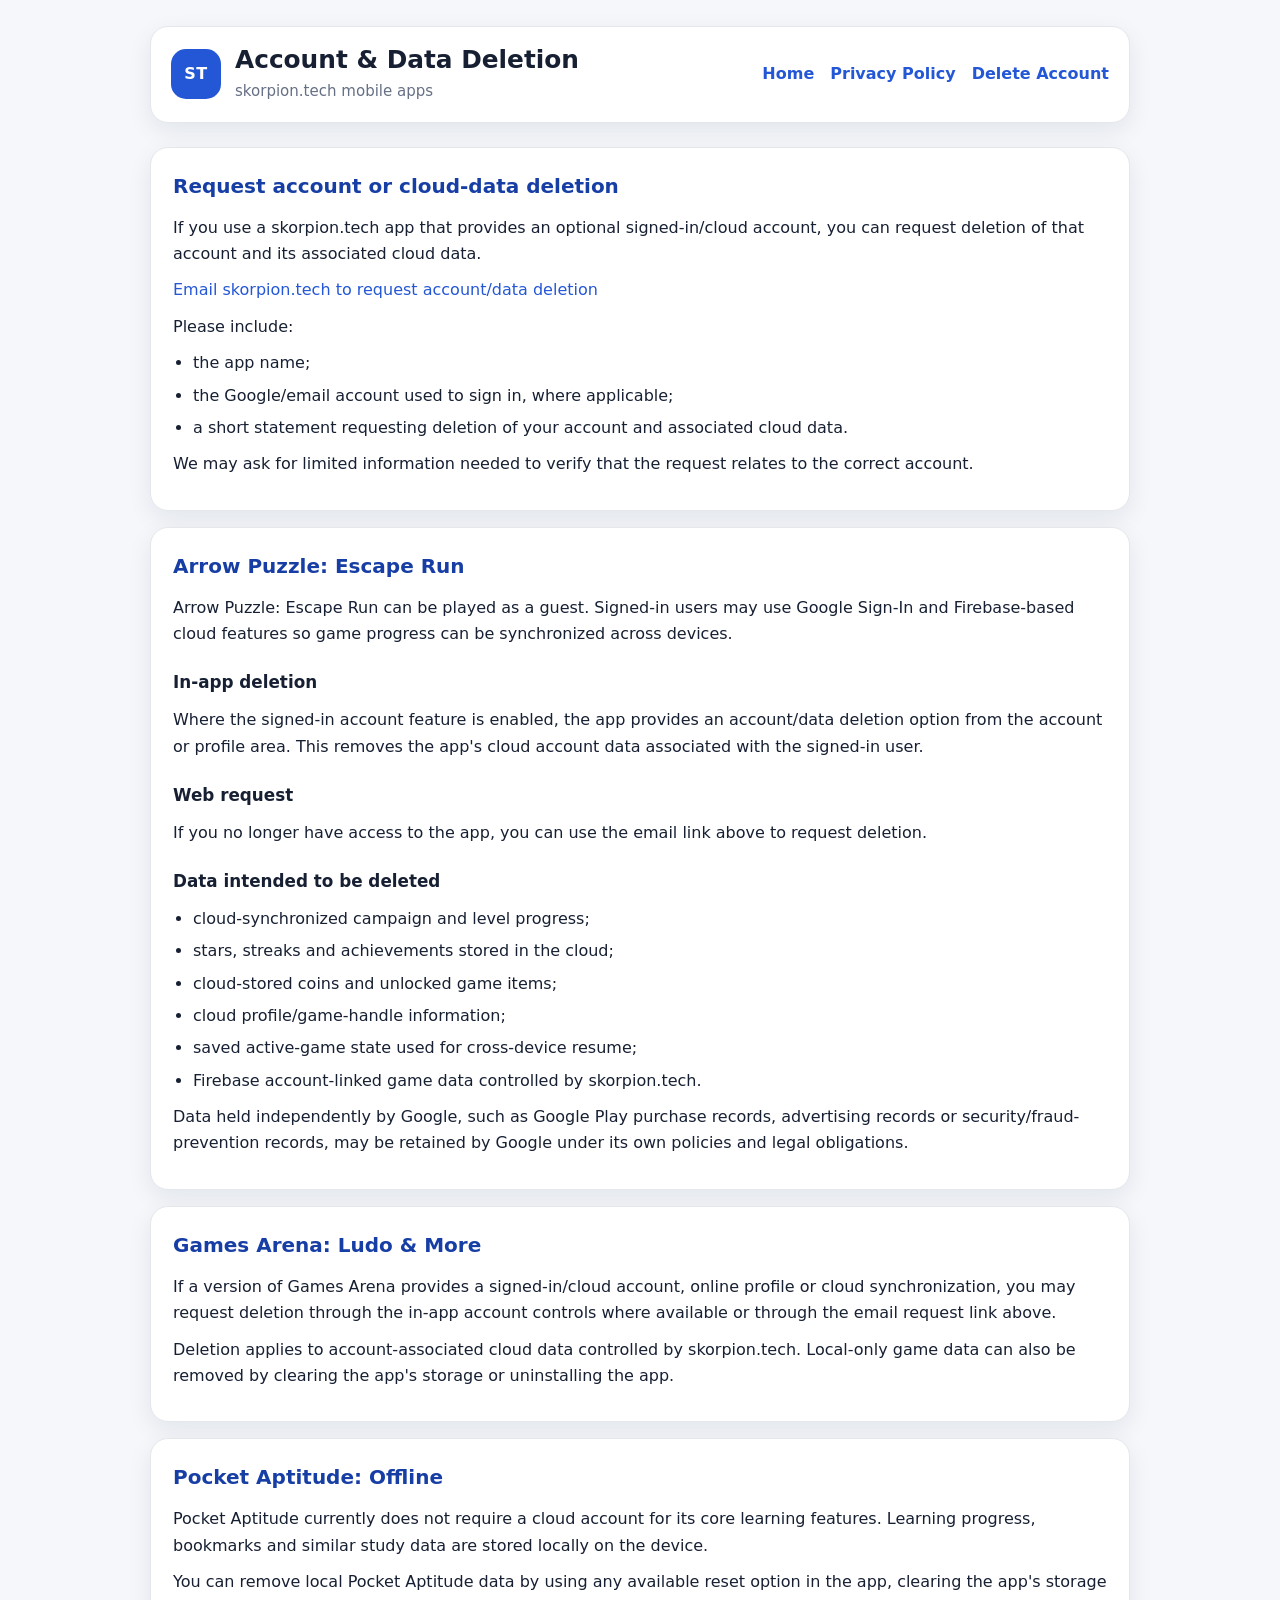
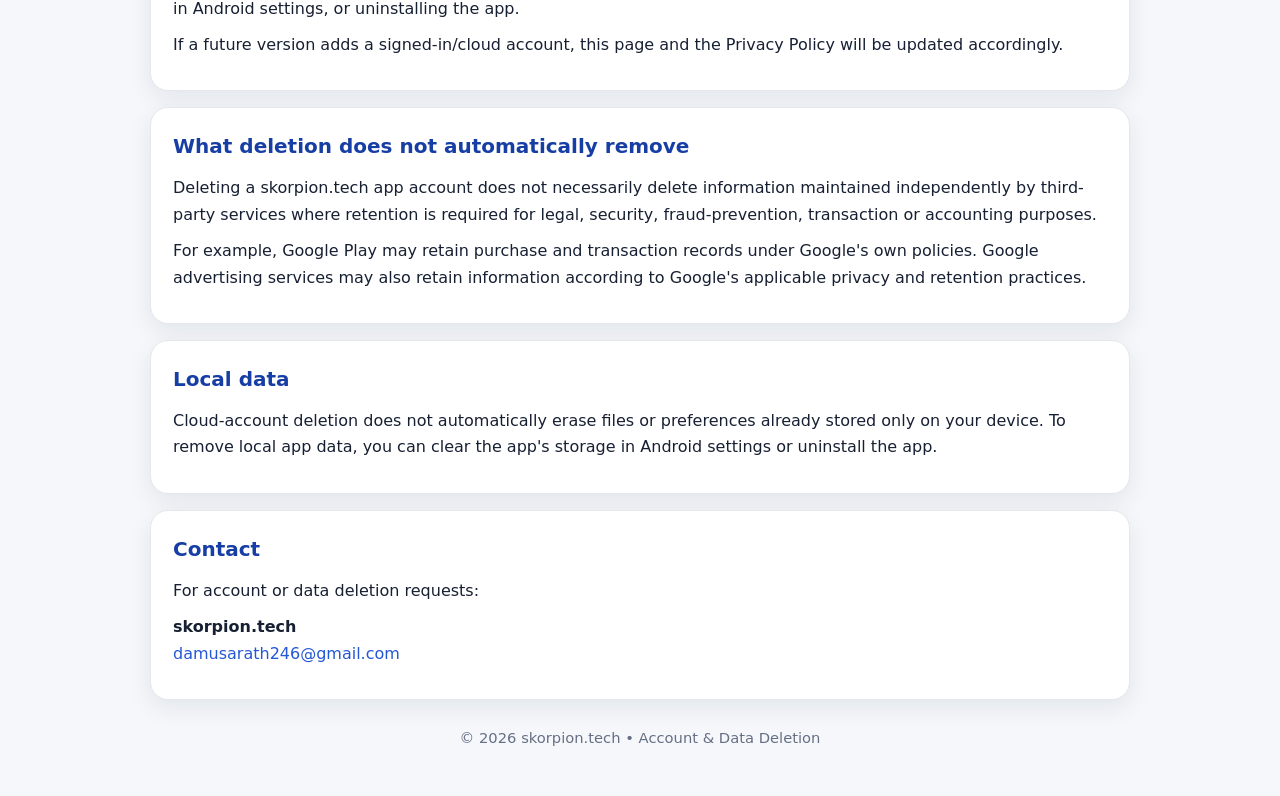
<file: delete-account.html>
<!doctype html>
<html lang="en">
<head>
  <meta charset="utf-8">
  <meta name="viewport" content="width=device-width,initial-scale=1">
  <meta name="description" content="Account and cloud-data deletion information for skorpion.tech mobile apps.">
  <title>Account & Data Deletion — skorpion.tech Apps</title>
  <link rel="stylesheet" href="styles.css">
</head>
<body>
<div class="wrap">
  <header>
    <div class="brand">
      <div class="logo">ST</div>
      <div>
        <h1>Account &amp; Data Deletion</h1>
        <p>skorpion.tech mobile apps</p>
      </div>
    </div>
    <nav>
      <a href="index.html">Home</a>
      <a href="privacy.html">Privacy Policy</a>
      <a href="delete-account.html">Delete Account</a>
    </nav>
  </header>

  <main>
    <section class="card">
      <h2>Request account or cloud-data deletion</h2>
      <p>If you use a skorpion.tech app that provides an optional signed-in/cloud account, you can request deletion of that account and its associated cloud data.</p>
      <p>
        <a href="mailto:damusarath246@gmail.com?subject=Account%20and%20Data%20Deletion%20Request">
          Email skorpion.tech to request account/data deletion
        </a>
      </p>
      <p>Please include:</p>
      <ul>
        <li>the app name;</li>
        <li>the Google/email account used to sign in, where applicable;</li>
        <li>a short statement requesting deletion of your account and associated cloud data.</li>
      </ul>
      <p>We may ask for limited information needed to verify that the request relates to the correct account.</p>
    </section>

    <section class="card">
      <h2>Arrow Puzzle: Escape Run</h2>
      <p>Arrow Puzzle: Escape Run can be played as a guest. Signed-in users may use Google Sign-In and Firebase-based cloud features so game progress can be synchronized across devices.</p>

      <h3>In-app deletion</h3>
      <p>Where the signed-in account feature is enabled, the app provides an account/data deletion option from the account or profile area. This removes the app's cloud account data associated with the signed-in user.</p>

      <h3>Web request</h3>
      <p>If you no longer have access to the app, you can use the email link above to request deletion.</p>

      <h3>Data intended to be deleted</h3>
      <ul>
        <li>cloud-synchronized campaign and level progress;</li>
        <li>stars, streaks and achievements stored in the cloud;</li>
        <li>cloud-stored coins and unlocked game items;</li>
        <li>cloud profile/game-handle information;</li>
        <li>saved active-game state used for cross-device resume;</li>
        <li>Firebase account-linked game data controlled by skorpion.tech.</li>
      </ul>

      <p>Data held independently by Google, such as Google Play purchase records, advertising records or security/fraud-prevention records, may be retained by Google under its own policies and legal obligations.</p>
    </section>

    <section class="card">
      <h2>Games Arena: Ludo &amp; More</h2>
      <p>If a version of Games Arena provides a signed-in/cloud account, online profile or cloud synchronization, you may request deletion through the in-app account controls where available or through the email request link above.</p>
      <p>Deletion applies to account-associated cloud data controlled by skorpion.tech. Local-only game data can also be removed by clearing the app's storage or uninstalling the app.</p>
    </section>

    <section class="card">
      <h2>Pocket Aptitude: Offline</h2>
      <p>Pocket Aptitude currently does not require a cloud account for its core learning features. Learning progress, bookmarks and similar study data are stored locally on the device.</p>
      <p>You can remove local Pocket Aptitude data by using any available reset option in the app, clearing the app's storage in Android settings, or uninstalling the app.</p>
      <p>If a future version adds a signed-in/cloud account, this page and the Privacy Policy will be updated accordingly.</p>
    </section>

    <section class="card">
      <h2>What deletion does not automatically remove</h2>
      <p>Deleting a skorpion.tech app account does not necessarily delete information maintained independently by third-party services where retention is required for legal, security, fraud-prevention, transaction or accounting purposes.</p>
      <p>For example, Google Play may retain purchase and transaction records under Google's own policies. Google advertising services may also retain information according to Google's applicable privacy and retention practices.</p>
    </section>

    <section class="card">
      <h2>Local data</h2>
      <p>Cloud-account deletion does not automatically erase files or preferences already stored only on your device. To remove local app data, you can clear the app's storage in Android settings or uninstall the app.</p>
    </section>

    <section class="card">
      <h2>Contact</h2>
      <p>For account or data deletion requests:</p>
      <p><strong>skorpion.tech</strong><br>
      <a href="mailto:damusarath246@gmail.com?subject=Account%20and%20Data%20Deletion%20Request">damusarath246@gmail.com</a></p>
    </section>
  </main>

  <footer>© 2026 skorpion.tech • Account &amp; Data Deletion</footer>
</div>
</body>
</html>
</file>
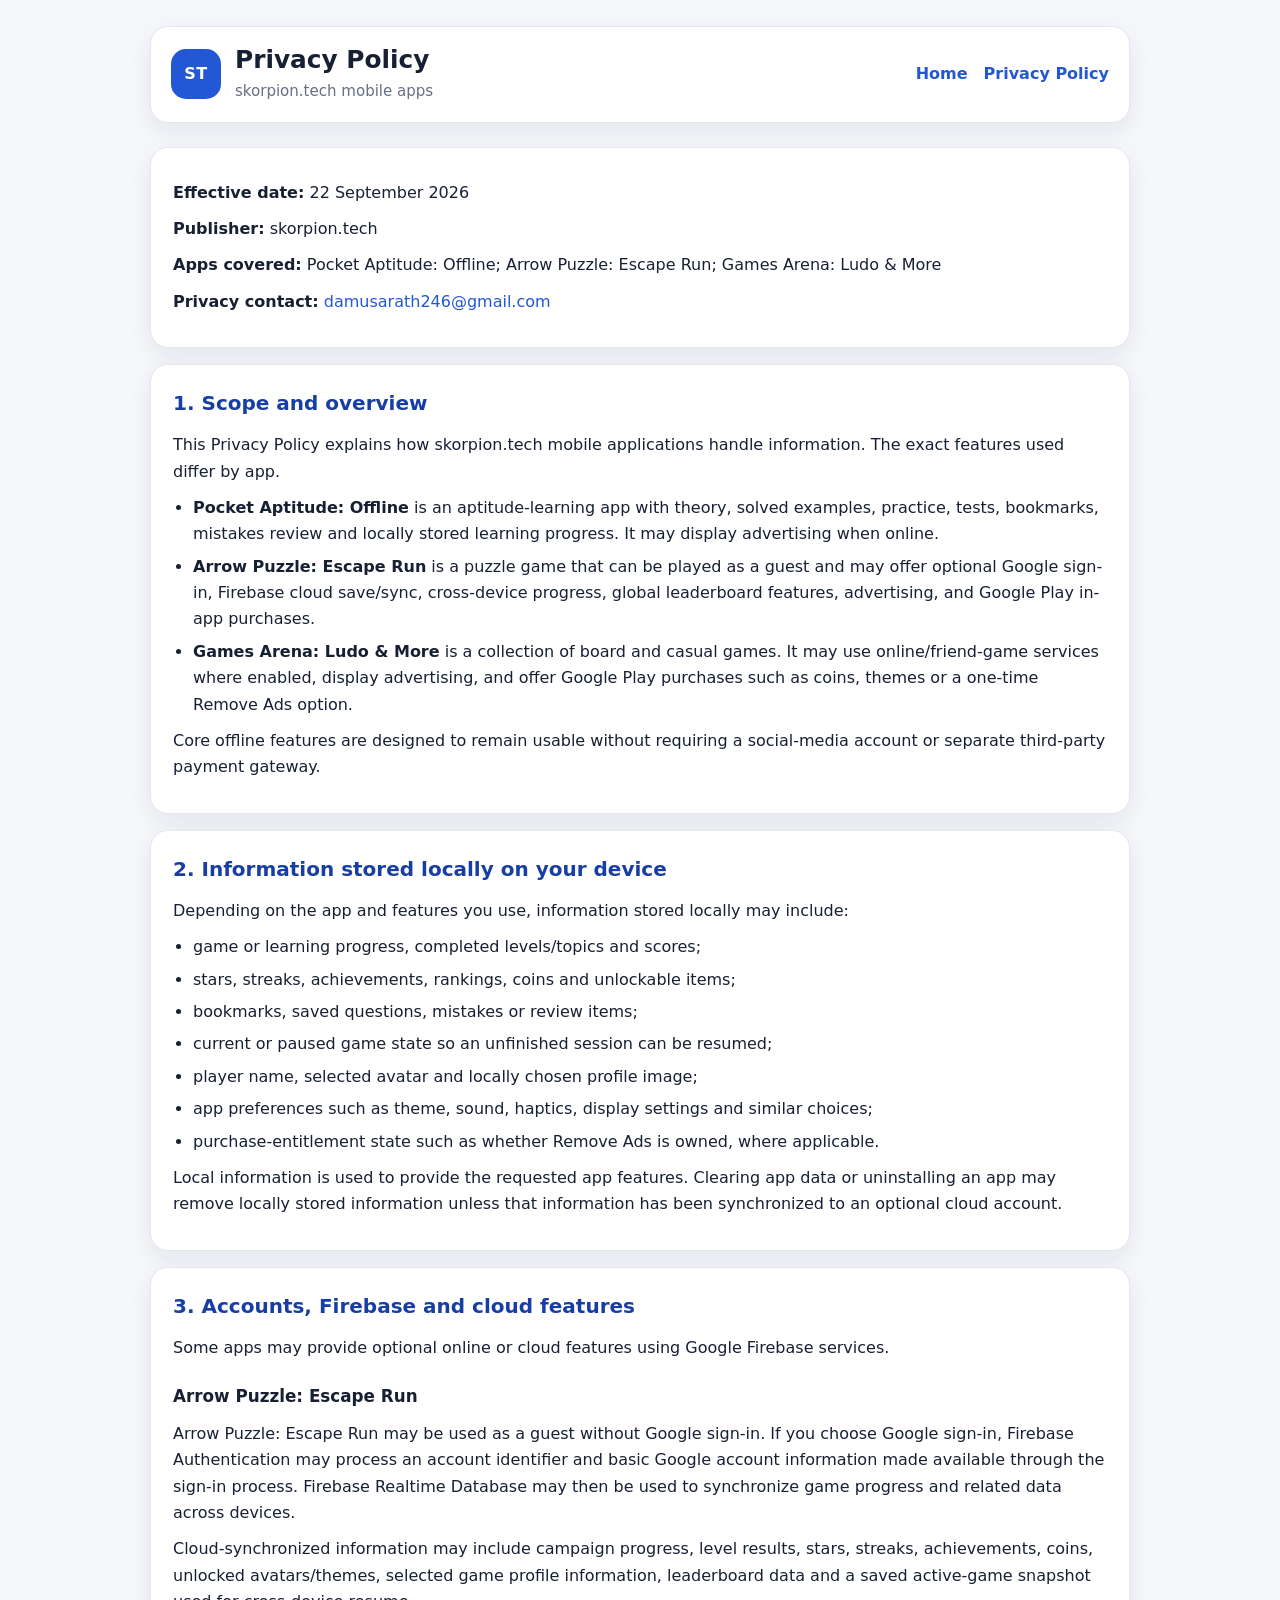
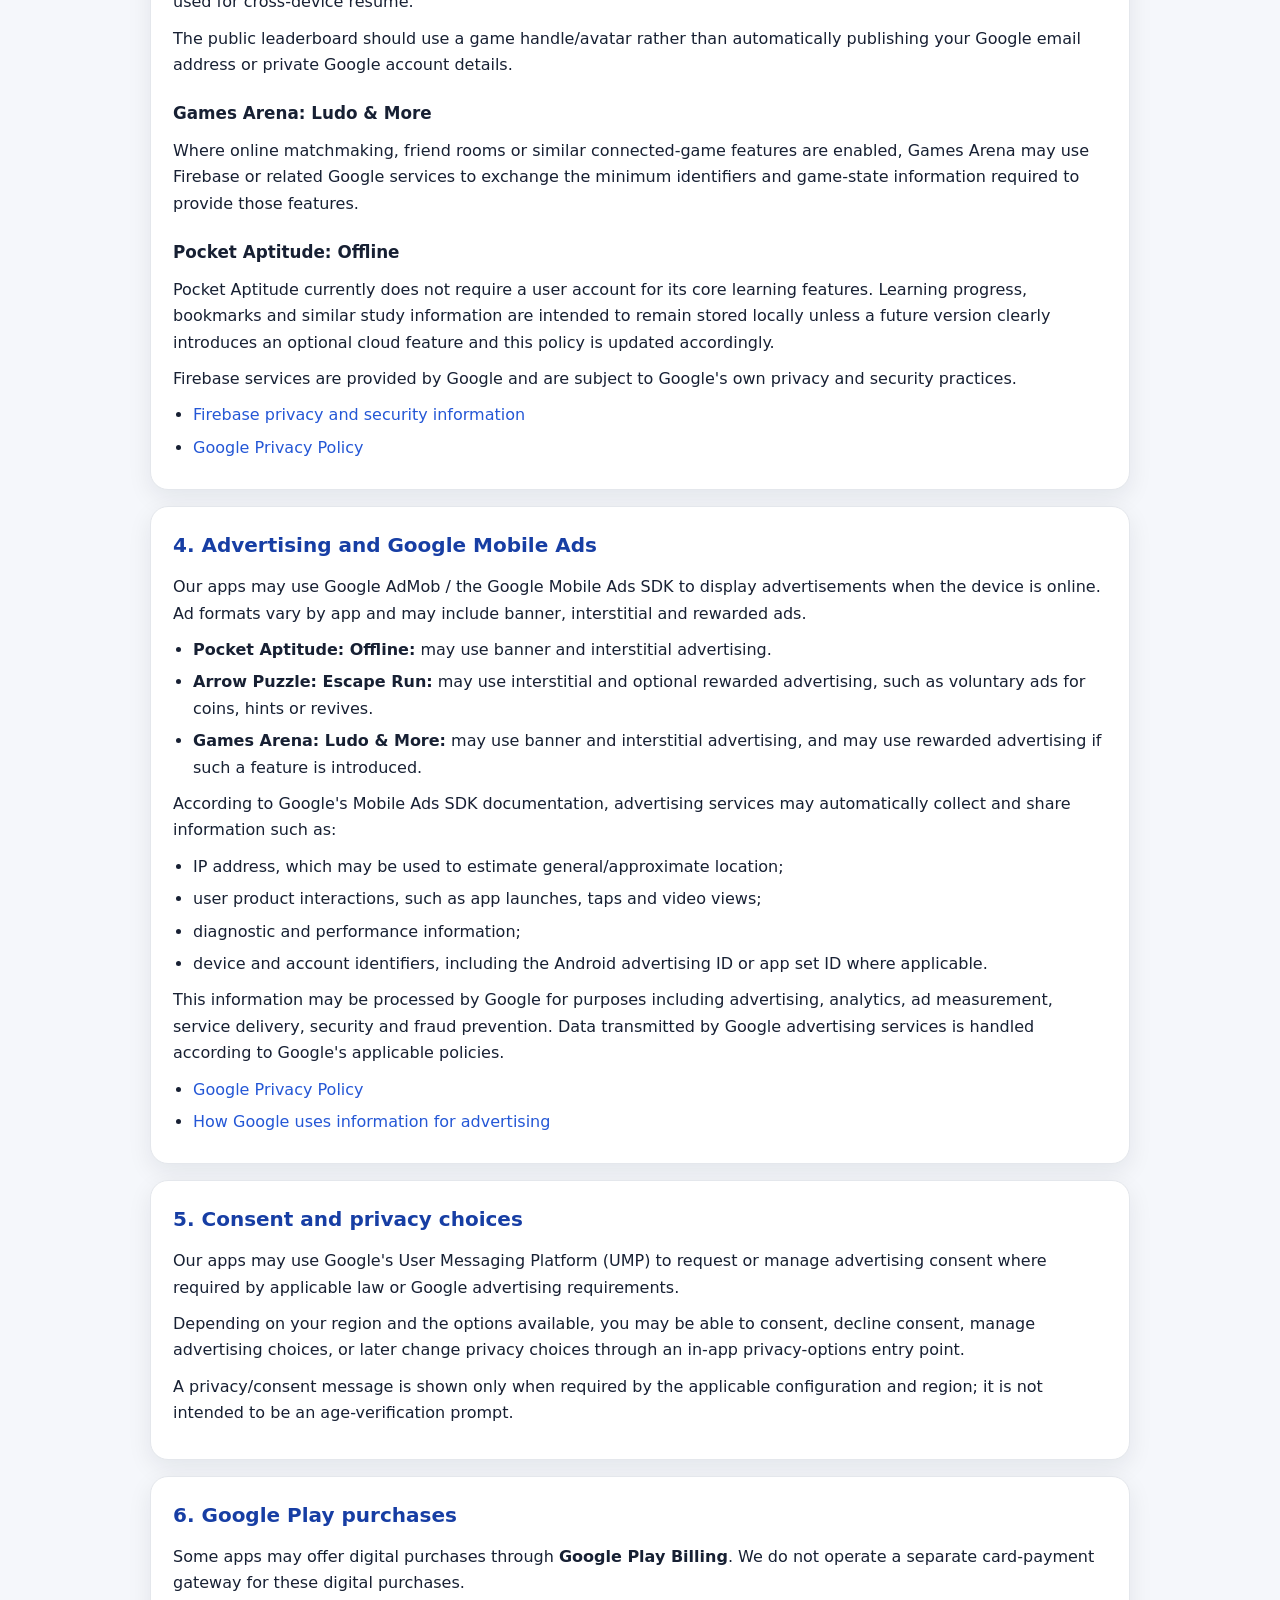
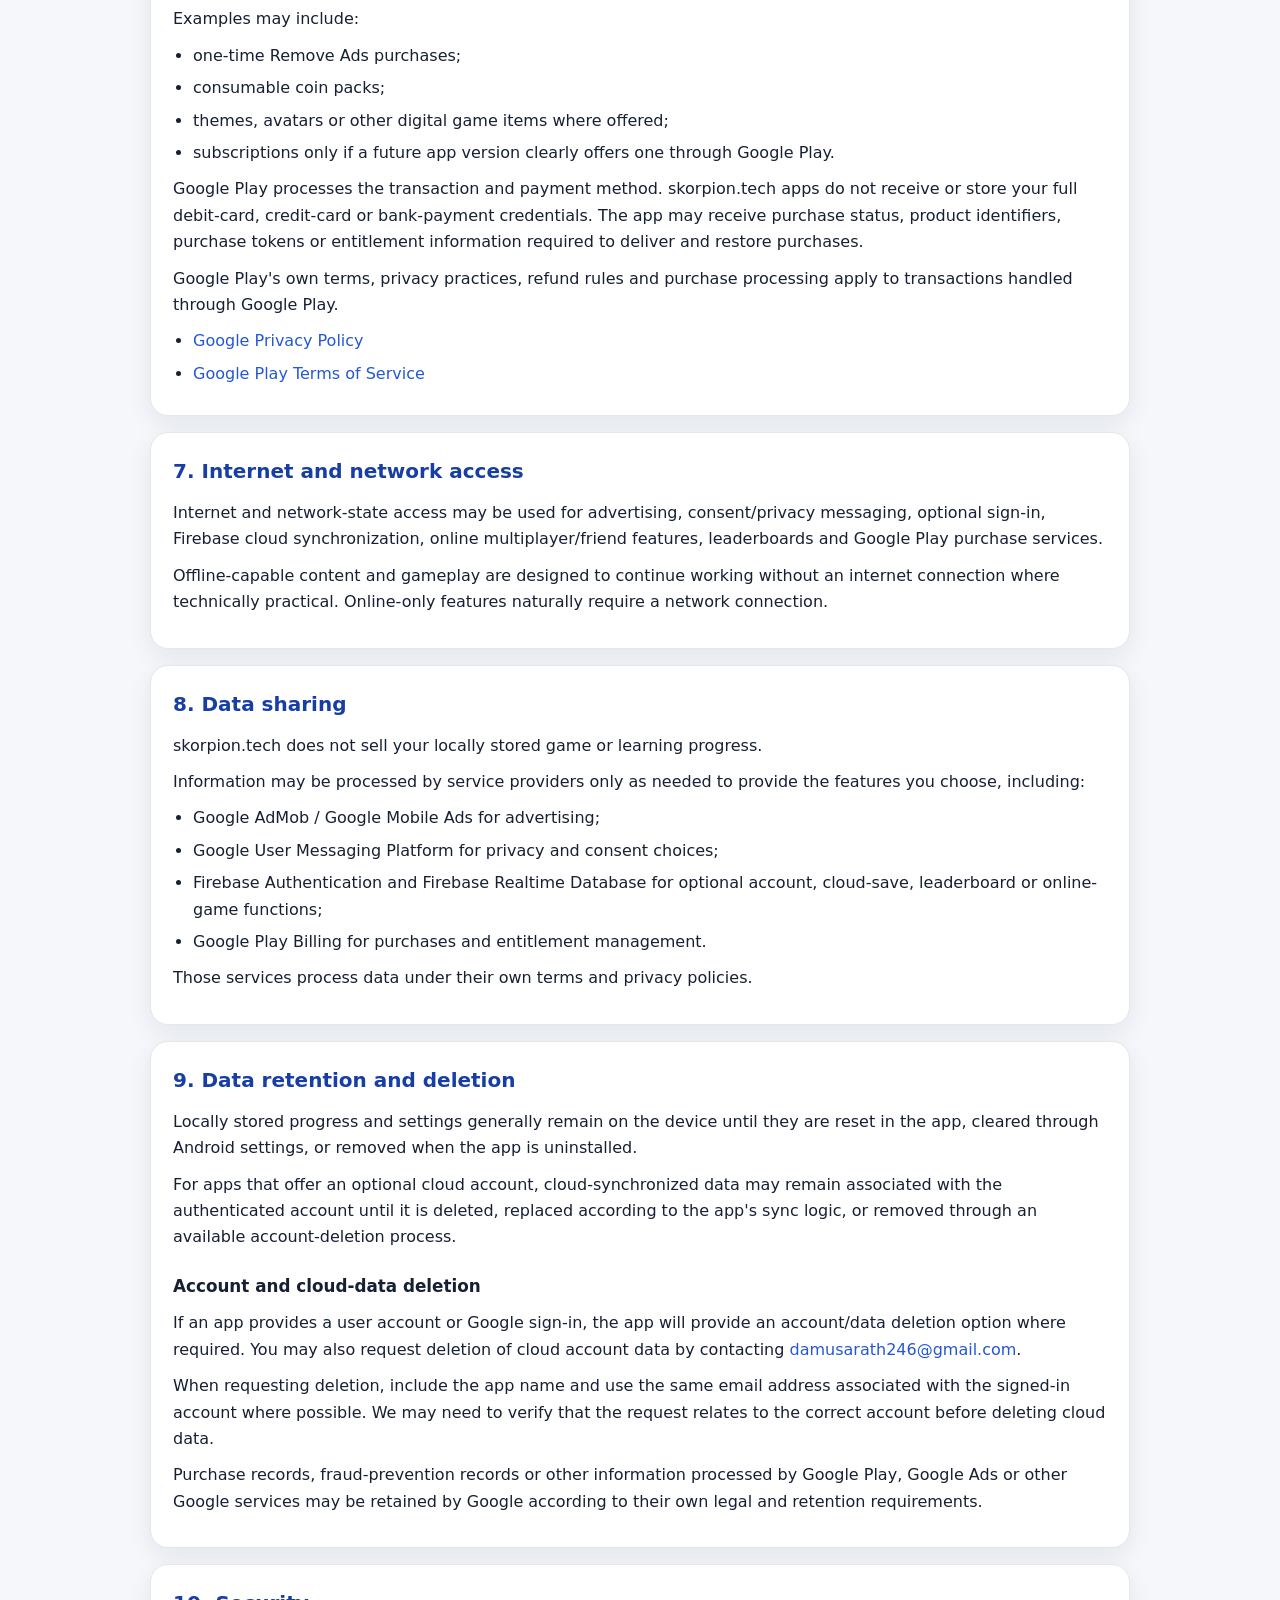
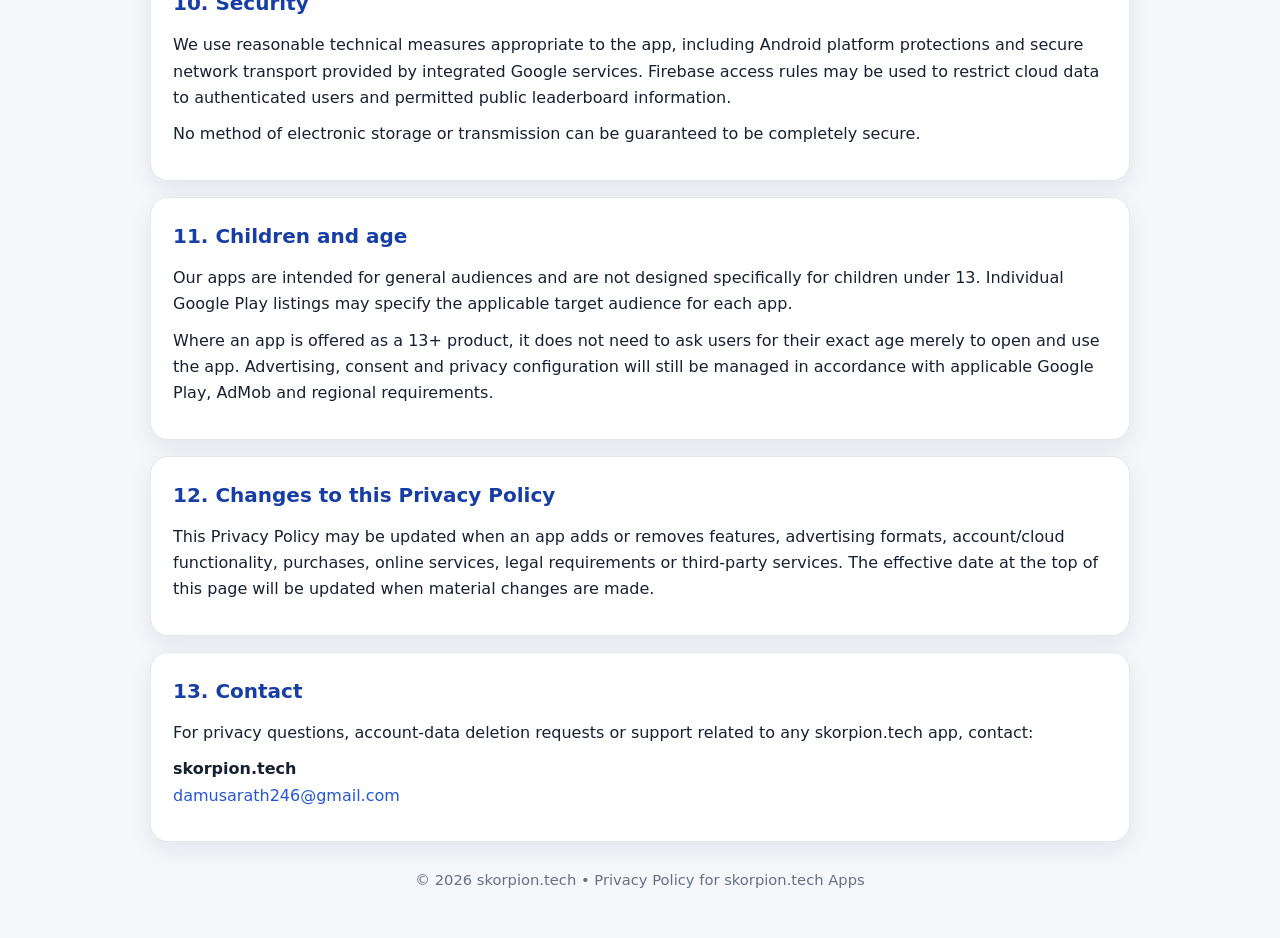
<file: privacy.html>
<!doctype html>
<html lang="en">
<head>
  <meta charset="utf-8">
  <meta name="viewport" content="width=device-width,initial-scale=1">
  <meta name="description" content="Privacy Policy for skorpion.tech mobile apps, including Pocket Aptitude: Offline, Arrow Puzzle: Escape Run, and Games Arena: Ludo & More.">
  <title>Privacy Policy — skorpion.tech Apps</title>
  <link rel="stylesheet" href="styles.css">
</head>
<body>
<div class="wrap">
  <header>
    <div class="brand">
      <div class="logo">ST</div>
      <div><h1>Privacy Policy</h1><p>skorpion.tech mobile apps</p></div>
    </div>
    <nav><a href="index.html">Home</a><a href="privacy.html">Privacy Policy</a></nav>
  </header>

  <main>
    <section class="card">
      <p><strong>Effective date:</strong> 22 September 2026</p>
      <p><strong>Publisher:</strong> skorpion.tech</p>
      <p><strong>Apps covered:</strong> Pocket Aptitude: Offline; Arrow Puzzle: Escape Run; Games Arena: Ludo &amp; More</p>
      <p><strong>Privacy contact:</strong> <a href="mailto:damusarath246@gmail.com">damusarath246@gmail.com</a></p>
    </section>

    <section class="card">
      <h2>1. Scope and overview</h2>
      <p>This Privacy Policy explains how skorpion.tech mobile applications handle information. The exact features used differ by app.</p>
      <ul>
        <li><strong>Pocket Aptitude: Offline</strong> is an aptitude-learning app with theory, solved examples, practice, tests, bookmarks, mistakes review and locally stored learning progress. It may display advertising when online.</li>
        <li><strong>Arrow Puzzle: Escape Run</strong> is a puzzle game that can be played as a guest and may offer optional Google sign-in, Firebase cloud save/sync, cross-device progress, global leaderboard features, advertising, and Google Play in-app purchases.</li>
        <li><strong>Games Arena: Ludo &amp; More</strong> is a collection of board and casual games. It may use online/friend-game services where enabled, display advertising, and offer Google Play purchases such as coins, themes or a one-time Remove Ads option.</li>
      </ul>
      <p>Core offline features are designed to remain usable without requiring a social-media account or separate third-party payment gateway.</p>
    </section>

    <section class="card">
      <h2>2. Information stored locally on your device</h2>
      <p>Depending on the app and features you use, information stored locally may include:</p>
      <ul>
        <li>game or learning progress, completed levels/topics and scores;</li>
        <li>stars, streaks, achievements, rankings, coins and unlockable items;</li>
        <li>bookmarks, saved questions, mistakes or review items;</li>
        <li>current or paused game state so an unfinished session can be resumed;</li>
        <li>player name, selected avatar and locally chosen profile image;</li>
        <li>app preferences such as theme, sound, haptics, display settings and similar choices;</li>
        <li>purchase-entitlement state such as whether Remove Ads is owned, where applicable.</li>
      </ul>
      <p>Local information is used to provide the requested app features. Clearing app data or uninstalling an app may remove locally stored information unless that information has been synchronized to an optional cloud account.</p>
    </section>

    <section class="card">
      <h2>3. Accounts, Firebase and cloud features</h2>
      <p>Some apps may provide optional online or cloud features using Google Firebase services.</p>

      <h3>Arrow Puzzle: Escape Run</h3>
      <p>Arrow Puzzle: Escape Run may be used as a guest without Google sign-in. If you choose Google sign-in, Firebase Authentication may process an account identifier and basic Google account information made available through the sign-in process. Firebase Realtime Database may then be used to synchronize game progress and related data across devices.</p>
      <p>Cloud-synchronized information may include campaign progress, level results, stars, streaks, achievements, coins, unlocked avatars/themes, selected game profile information, leaderboard data and a saved active-game snapshot used for cross-device resume.</p>
      <p>The public leaderboard should use a game handle/avatar rather than automatically publishing your Google email address or private Google account details.</p>

      <h3>Games Arena: Ludo &amp; More</h3>
      <p>Where online matchmaking, friend rooms or similar connected-game features are enabled, Games Arena may use Firebase or related Google services to exchange the minimum identifiers and game-state information required to provide those features.</p>

      <h3>Pocket Aptitude: Offline</h3>
      <p>Pocket Aptitude currently does not require a user account for its core learning features. Learning progress, bookmarks and similar study information are intended to remain stored locally unless a future version clearly introduces an optional cloud feature and this policy is updated accordingly.</p>

      <p>Firebase services are provided by Google and are subject to Google's own privacy and security practices.</p>
      <ul>
        <li><a href="https://firebase.google.com/support/privacy" rel="noopener">Firebase privacy and security information</a></li>
        <li><a href="https://policies.google.com/privacy" rel="noopener">Google Privacy Policy</a></li>
      </ul>
    </section>

    <section class="card">
      <h2>4. Advertising and Google Mobile Ads</h2>
      <p>Our apps may use Google AdMob / the Google Mobile Ads SDK to display advertisements when the device is online. Ad formats vary by app and may include banner, interstitial and rewarded ads.</p>
      <ul>
        <li><strong>Pocket Aptitude: Offline:</strong> may use banner and interstitial advertising.</li>
        <li><strong>Arrow Puzzle: Escape Run:</strong> may use interstitial and optional rewarded advertising, such as voluntary ads for coins, hints or revives.</li>
        <li><strong>Games Arena: Ludo &amp; More:</strong> may use banner and interstitial advertising, and may use rewarded advertising if such a feature is introduced.</li>
      </ul>

      <p>According to Google's Mobile Ads SDK documentation, advertising services may automatically collect and share information such as:</p>
      <ul>
        <li>IP address, which may be used to estimate general/approximate location;</li>
        <li>user product interactions, such as app launches, taps and video views;</li>
        <li>diagnostic and performance information;</li>
        <li>device and account identifiers, including the Android advertising ID or app set ID where applicable.</li>
      </ul>
      <p>This information may be processed by Google for purposes including advertising, analytics, ad measurement, service delivery, security and fraud prevention. Data transmitted by Google advertising services is handled according to Google's applicable policies.</p>
      <ul>
        <li><a href="https://policies.google.com/privacy" rel="noopener">Google Privacy Policy</a></li>
        <li><a href="https://policies.google.com/technologies/ads" rel="noopener">How Google uses information for advertising</a></li>
      </ul>
    </section>

    <section class="card">
      <h2>5. Consent and privacy choices</h2>
      <p>Our apps may use Google's User Messaging Platform (UMP) to request or manage advertising consent where required by applicable law or Google advertising requirements.</p>
      <p>Depending on your region and the options available, you may be able to consent, decline consent, manage advertising choices, or later change privacy choices through an in-app privacy-options entry point.</p>
      <p>A privacy/consent message is shown only when required by the applicable configuration and region; it is not intended to be an age-verification prompt.</p>
    </section>

    <section class="card">
      <h2>6. Google Play purchases</h2>
      <p>Some apps may offer digital purchases through <strong>Google Play Billing</strong>. We do not operate a separate card-payment gateway for these digital purchases.</p>
      <p>Examples may include:</p>
      <ul>
        <li>one-time Remove Ads purchases;</li>
        <li>consumable coin packs;</li>
        <li>themes, avatars or other digital game items where offered;</li>
        <li>subscriptions only if a future app version clearly offers one through Google Play.</li>
      </ul>
      <p>Google Play processes the transaction and payment method. skorpion.tech apps do not receive or store your full debit-card, credit-card or bank-payment credentials. The app may receive purchase status, product identifiers, purchase tokens or entitlement information required to deliver and restore purchases.</p>
      <p>Google Play's own terms, privacy practices, refund rules and purchase processing apply to transactions handled through Google Play.</p>
      <ul>
        <li><a href="https://policies.google.com/privacy" rel="noopener">Google Privacy Policy</a></li>
        <li><a href="https://play.google.com/about/play-terms/" rel="noopener">Google Play Terms of Service</a></li>
      </ul>
    </section>

    <section class="card">
      <h2>7. Internet and network access</h2>
      <p>Internet and network-state access may be used for advertising, consent/privacy messaging, optional sign-in, Firebase cloud synchronization, online multiplayer/friend features, leaderboards and Google Play purchase services.</p>
      <p>Offline-capable content and gameplay are designed to continue working without an internet connection where technically practical. Online-only features naturally require a network connection.</p>
    </section>

    <section class="card">
      <h2>8. Data sharing</h2>
      <p>skorpion.tech does not sell your locally stored game or learning progress.</p>
      <p>Information may be processed by service providers only as needed to provide the features you choose, including:</p>
      <ul>
        <li>Google AdMob / Google Mobile Ads for advertising;</li>
        <li>Google User Messaging Platform for privacy and consent choices;</li>
        <li>Firebase Authentication and Firebase Realtime Database for optional account, cloud-save, leaderboard or online-game functions;</li>
        <li>Google Play Billing for purchases and entitlement management.</li>
      </ul>
      <p>Those services process data under their own terms and privacy policies.</p>
    </section>

    <section class="card">
      <h2>9. Data retention and deletion</h2>
      <p>Locally stored progress and settings generally remain on the device until they are reset in the app, cleared through Android settings, or removed when the app is uninstalled.</p>
      <p>For apps that offer an optional cloud account, cloud-synchronized data may remain associated with the authenticated account until it is deleted, replaced according to the app's sync logic, or removed through an available account-deletion process.</p>

      <h3 id="account-deletion">Account and cloud-data deletion</h3>
      <p>If an app provides a user account or Google sign-in, the app will provide an account/data deletion option where required. You may also request deletion of cloud account data by contacting <a href="mailto:damusarath246@gmail.com">damusarath246@gmail.com</a>.</p>
      <p>When requesting deletion, include the app name and use the same email address associated with the signed-in account where possible. We may need to verify that the request relates to the correct account before deleting cloud data.</p>
      <p>Purchase records, fraud-prevention records or other information processed by Google Play, Google Ads or other Google services may be retained by Google according to their own legal and retention requirements.</p>
    </section>

    <section class="card">
      <h2>10. Security</h2>
      <p>We use reasonable technical measures appropriate to the app, including Android platform protections and secure network transport provided by integrated Google services. Firebase access rules may be used to restrict cloud data to authenticated users and permitted public leaderboard information.</p>
      <p>No method of electronic storage or transmission can be guaranteed to be completely secure.</p>
    </section>

    <section class="card">
      <h2>11. Children and age</h2>
      <p>Our apps are intended for general audiences and are not designed specifically for children under 13. Individual Google Play listings may specify the applicable target audience for each app.</p>
      <p>Where an app is offered as a 13+ product, it does not need to ask users for their exact age merely to open and use the app. Advertising, consent and privacy configuration will still be managed in accordance with applicable Google Play, AdMob and regional requirements.</p>
    </section>

    <section class="card">
      <h2>12. Changes to this Privacy Policy</h2>
      <p>This Privacy Policy may be updated when an app adds or removes features, advertising formats, account/cloud functionality, purchases, online services, legal requirements or third-party services. The effective date at the top of this page will be updated when material changes are made.</p>
    </section>

    <section class="card">
      <h2>13. Contact</h2>
      <p>For privacy questions, account-data deletion requests or support related to any skorpion.tech app, contact:</p>
      <p><strong>skorpion.tech</strong><br><a href="mailto:damusarath246@gmail.com">damusarath246@gmail.com</a></p>
    </section>
  </main>

  <footer>© 2026 skorpion.tech • Privacy Policy for skorpion.tech Apps</footer>
</div>
</body>
</html>
</file>
<file: styles.css>
:root {
  --bg: #f5f7fb;
  --surface: #ffffff;
  --text: #172033;
  --muted: #667085;
  --primary: #2457d6;
  --primary-dark: #173ea4;
  --border: #e4e7ec;
  --shadow: 0 8px 24px rgba(16, 24, 40, 0.08);
  --radius: 18px;
  --max-width: 980px;
}

* {
  box-sizing: border-box;
}

html {
  scroll-behavior: smooth;
}

body {
  margin: 0;
  font-family: Inter, ui-sans-serif, system-ui, -apple-system, BlinkMacSystemFont,
    "Segoe UI", Roboto, Arial, sans-serif;
  background: var(--bg);
  color: var(--text);
  line-height: 1.65;
}

a {
  color: var(--primary);
  text-decoration: none;
}

a:hover {
  text-decoration: underline;
}

.wrap {
  width: min(calc(100% - 28px), var(--max-width));
  margin: 0 auto;
  padding: 26px 0 40px;
}

header {
  display: flex;
  align-items: center;
  justify-content: space-between;
  gap: 20px;
  margin-bottom: 24px;
  padding: 18px 20px;
  background: var(--surface);
  border: 1px solid var(--border);
  border-radius: var(--radius);
  box-shadow: var(--shadow);
}

.brand {
  display: flex;
  align-items: center;
  gap: 14px;
}

.logo {
  width: 50px;
  height: 50px;
  border-radius: 15px;
  display: grid;
  place-items: center;
  background: var(--primary);
  color: white;
  font-weight: 800;
  letter-spacing: 0.5px;
}

h1 {
  margin: 0;
  font-size: 1.55rem;
  line-height: 1.2;
}

.brand p {
  margin: 4px 0 0;
  color: var(--muted);
  font-size: 0.94rem;
}

nav {
  display: flex;
  gap: 16px;
  flex-wrap: wrap;
}

nav a {
  font-weight: 600;
}

main {
  display: grid;
  gap: 16px;
}

.card {
  background: var(--surface);
  border: 1px solid var(--border);
  border-radius: var(--radius);
  padding: 22px;
  box-shadow: var(--shadow);
}

.card h2 {
  margin-top: 0;
  margin-bottom: 12px;
  font-size: 1.25rem;
  color: var(--primary-dark);
}

.card h3 {
  margin-top: 22px;
  margin-bottom: 8px;
  font-size: 1.05rem;
}

.card p {
  margin: 10px 0;
}

.card ul {
  margin: 10px 0 0 1.25rem;
  padding: 0;
}

.card li {
  margin: 6px 0;
}

footer {
  text-align: center;
  color: var(--muted);
  padding: 26px 12px 6px;
  font-size: 0.92rem;
}

@media (max-width: 720px) {
  .wrap {
    width: min(calc(100% - 20px), var(--max-width));
    padding-top: 14px;
  }

  header {
    align-items: flex-start;
    flex-direction: column;
    padding: 16px;
  }

  nav {
    gap: 12px;
  }

  .card {
    padding: 18px;
    border-radius: 15px;
  }

  h1 {
    font-size: 1.35rem;
  }
}
</file>
